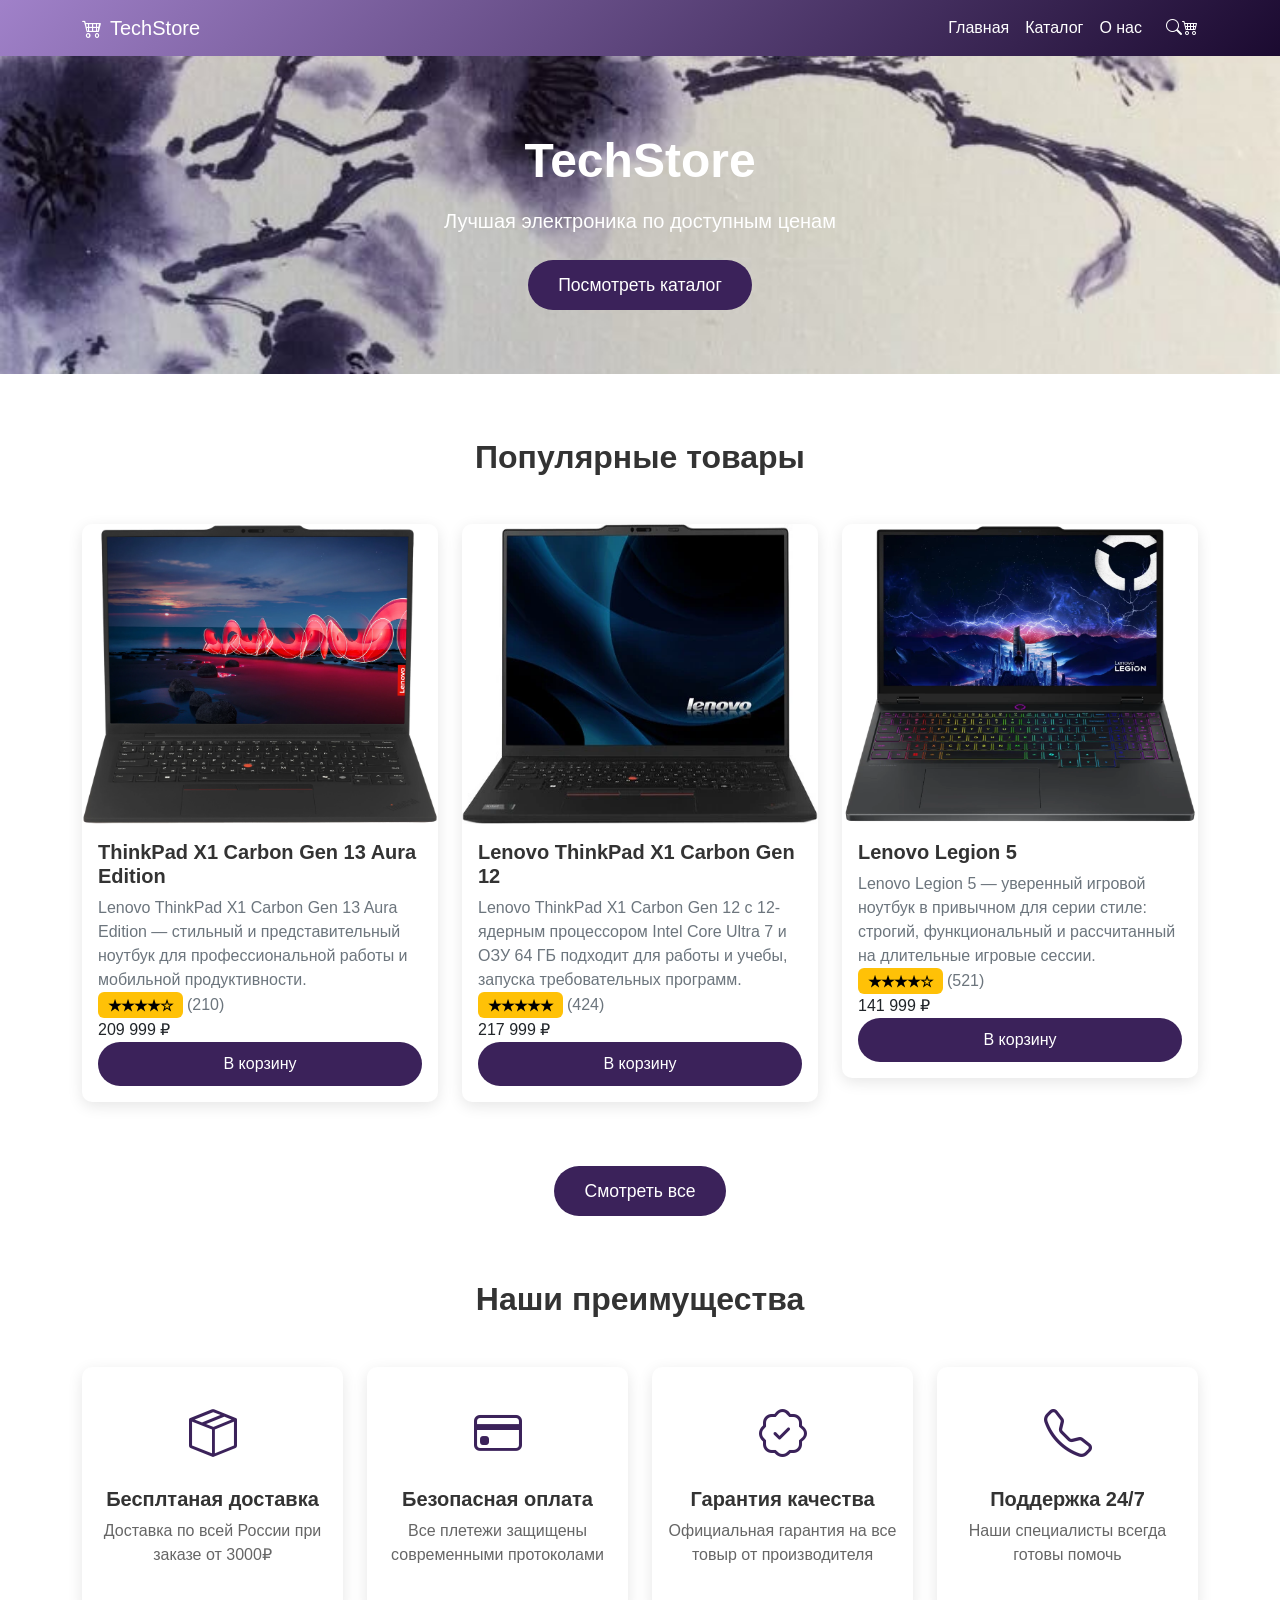
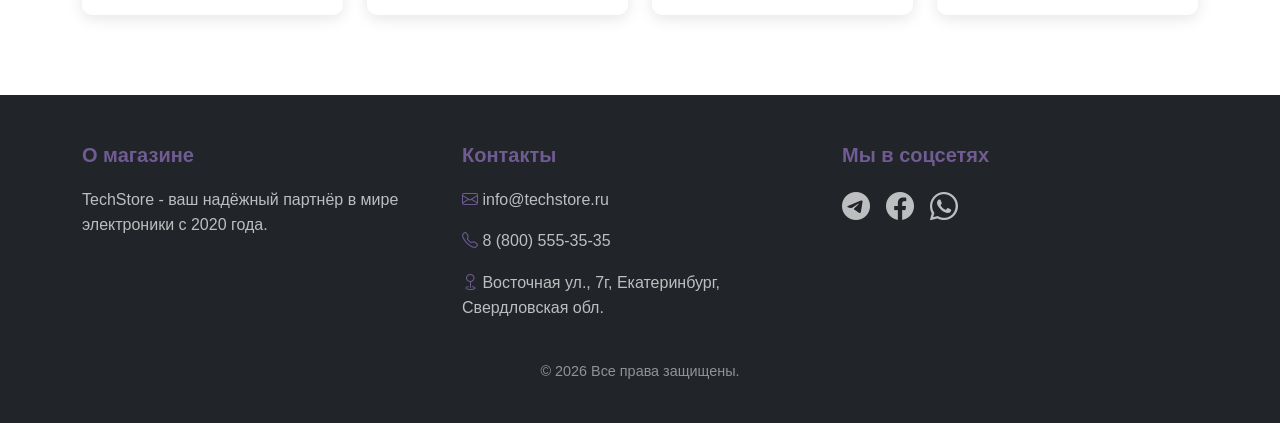
<file: index.html>
<!DOCTYPE html>
<html lang="ru">
<head>
    <meta charset="UTF-8">
    <meta name="viewport" content="width=device-width, initial-scale=1.0">
    <title>TechStore - Главная</title>
    <!-- Bootstrap CSS -->
    <link rel="stylesheet" href="https://cdn.jsdelivr.net/npm/bootstrap-icons@1.11.3/font/bootstrap-icons.min.css" />
    
    <link
    href="https://cdn.jsdelivr.net/npm/bootstrap@5.3.8/dist/css/bootstrap.min.css"
    rel="stylesheet"
    integrity="sha384-sRIl4kxILFvY47J16cr9ZwB07vP4J8+LH7qKQnuqkuIAvNWLzeN8tE5YBujZqJLB"
    crossorigin="anonymous"
    />

    <!-- Custom CSS -->
    <link rel="stylesheet" href="css/style.css"/>
</head>
<body>
    <!--- Навигация --->
    <nav class="navbar navbar-expand-lg bg-custom">
        <div class="container">
            <a class="navbar-brand" href="index.html">
                <i class="bi bi-cart4 me-2"></i>TechStore
            </a>
            <button class="navbar-toggler" type="button" data-bs-toggle="collapse" data-bs-target="#navbarNav">
                <span class="navbar-toggler-icon"></span>
            </button>
            <div class="collapse navbar-collapse" id="navbarNav">
                <ul class="navbar-nav ms-auto">
                    <li class="nav-item"><a class="nav-link" href="index.html">Главная</a></li>
                    <li class="nav-item"><a class="nav-link" href="catalog.html">Каталог</a></li>
                    <li class="nav-item"><a class="nav-link" href="about.html">О нас</a></li>
                </ul>
                <div class="d-flex ms-3">
                    <a href="#" class="nav-link"><i class="bi bi-search"></i></a>
                    <a href="#" class="nav-link"><i class="bi bi-cart4"></i></a>
                </div>
            </div>
        </div>
    </nav>

    <!--- Заголовок --->
    <section id="home" class="hero-section">
        <div class="container hero-content">
            <h1 class="hero-title">TechStore</h1>
            <p class="hero-text">Лучшая электроника по доступным ценам</p>
            <a href="catalog.html" class="btn-custom">Посмотреть каталог</a>
        </div>
    </section>

    <!--- Популярные товары --->
    <section class="popular-product">
        <div class="container">
            <h2 class="section-title">Популярные товары</h2>
            <div class="row">
                <!--- Товар 1 --->
                <div class="col-sm-6 col-lg-4">
                    <div class="product-card">
                        <img src="/img/products/product1.png" class="product-img" alt="Ноутбук">
                        <div class="product-card-body">
                            <h5 class="product-card-title">ThinkPad X1 Carbon Gen 13 Aura Edition</h5>
                            <p class="product-card-text">Lenovo ThinkPad X1 Carbon Gen 13 Aura Edition — стильный и представительный ноутбук 
                                для профессиональной работы и мобильной продуктивности.</p>
                            <span class="badge text-bg-warning">★★★★☆</span>
                            <span class="rating-count">(210)</span>
                            <div class="product-card-price">209 999 ₽</div>
                            <button class="btn-cart">
                                В корзину
                            </button>
                        </div>
                    </div>
                </div>
                <!--- Товар 2 --->
                <div class="col-sm-6 col-lg-4">
                    <div class="product-card">
                        <img src="/img/products/product2.png" class="product-img" alt="Ноутбук">
                        <div class="product-card-body">
                            <h5 class="product-card-title">Lenovo ThinkPad X1 Carbon Gen 12</h5>
                            <p class="product-card-text">Lenovo ThinkPad X1 Carbon Gen 12 с 12-ядерным процессором Intel Core Ultra 7 и ОЗУ 64 ГБ 
                                подходит для работы и учебы, запуска требовательных программ.</p>
                                <span class="badge text-bg-warning">★★★★★</span> 
                                <span class="rating-count">(424)</span>
                            <div class="product-card-price">217 999 ₽</div>
                            <button class="btn-cart">
                                В корзину
                            </button>
                        </div>
                    </div>
                </div>
                <!--- Товар 3 --->
                <div class="col-sm-6 col-lg-4">
                    <div class="product-card">
                        <img src="/img/products/product3.png" class="product-img" alt="Ноутбук">
                        <div class="product-card-body">
                            <h5 class="product-card-title">Lenovo Legion 5</h5>
                            <p class="product-card-text">Lenovo Legion 5 — уверенный игровой ноутбук в привычном для серии стиле: 
                                строгий, функциональный и рассчитанный на длительные игровые сессии.</p>
                                <span class="badge text-bg-warning">★★★★☆</span> 
                                <span class="rating-count">(521)</span>
                            <div class="product-card-price">141 999 ₽</div>
                            <button class="btn-cart">
                                В корзину
                            </button>
                        </div>
                    </div>
                </div>
            
                <div class="text-center mt-5">
                    <a href="catalog.html" class="btn-custom">Смотреть все</a>
                </div>
        </div>
    </section>

    <!--- Наши преимущества --->
    <section class="benefit">
        <div class="container">
            <h2 class="section-title">Наши преимущества</h2>
            <div class="row g-4">
                <div class="col-md-6 col-lg-3">
                    <div class="benefit-card">
                        <i class="bi bi-box-seam benefit-icon"></i>
                        <h5 class="benefit-title">Бесплтаная доставка</h5>
                        <p class="benefit-text">Доставка по всей России при заказе от 3000₽</p>
                    </div>
                </div>
                <div class="col-md-6 col-lg-3">
                    <div class="benefit-card">
                        <i class="bi bi-credit-card benefit-icon"></i>
                        <h5 class="benefit-title">Безопасная оплата</h5>
                        <p class="benefit-text">Все плетежи защищены современными протоколами</p>
                    </div>
                </div>
                <div class="col-md-6 col-lg-3">
                    <div class="benefit-card">
                        <i class="bi bi-patch-check benefit-icon"></i>
                        <h5 class="benefit-title">Гарантия качества</h5>
                        <p class="benefit-text">Официальная гарантия на все товыр от производителя</p>
                    </div>
                </div>
                <div class="col-md-6 col-lg-3">
                    <div class="benefit-card">
                        <i class="bi bi-telephone benefit-icon"></i>
                        <h5 class="benefit-title">Поддержка 24/7</h5>
                        <p class="benefit-text">Наши специалисты всегда готовы помочь</p>
                    </div>
                </div>
            </div>
        </div>
    </section>

    <!--- Footer --->
    <footer class="footer">
        <div class="container">
            <div class="row footer-row">
                <div class="col-md-4 footer-col">
                    <h5 class="footer-title">О магазине</h5>
                    <p class="footer-text">TechStore - ваш надёжный партнёр в мире электроники с 2020 года.</p>
                </div>
                <div class="col-md-4 footer-col">
                    <h5 class="footer-title">Контакты</h5>
                    <p class="footer-text"><i class="bi bi-envelope"></i> info@techstore.ru</p>
                    <p class="footer-text"><i class="bi bi-telephone"></i> 8 (800) 555-35-35</p>
                    <p class="footer-text"><i class="bi bi-geo"></i> Восточная ул., 7г, Екатеринбург, Свердловская обл.</p>
                </div>
                <div class="col-md-4 footer-col">
                    <h5 class="footer-title">Мы в соцсетях</h5>
                    <div class="social-links">
                        <a href="#" class="social-link"><i class="bi bi-telegram"></i></a>
                        <a href="#" class="social-link"><i class="bi bi bi-facebook"></i></a>
                        <a href="#" class="social-link"><i class="bi bi-whatsapp"></i></a>
                    </div>
                </div>
                <p class="footer-copyright">&copy; 2026 Все права защищены.</p>
            </div>
        </div>
    </footer>
    <script src="https://cdn.jsdelivr.net/npm/bootstrap@5.3.2/dist/js/bootstrap.bundle.min.js"></script>
</body>
</html>
</file>
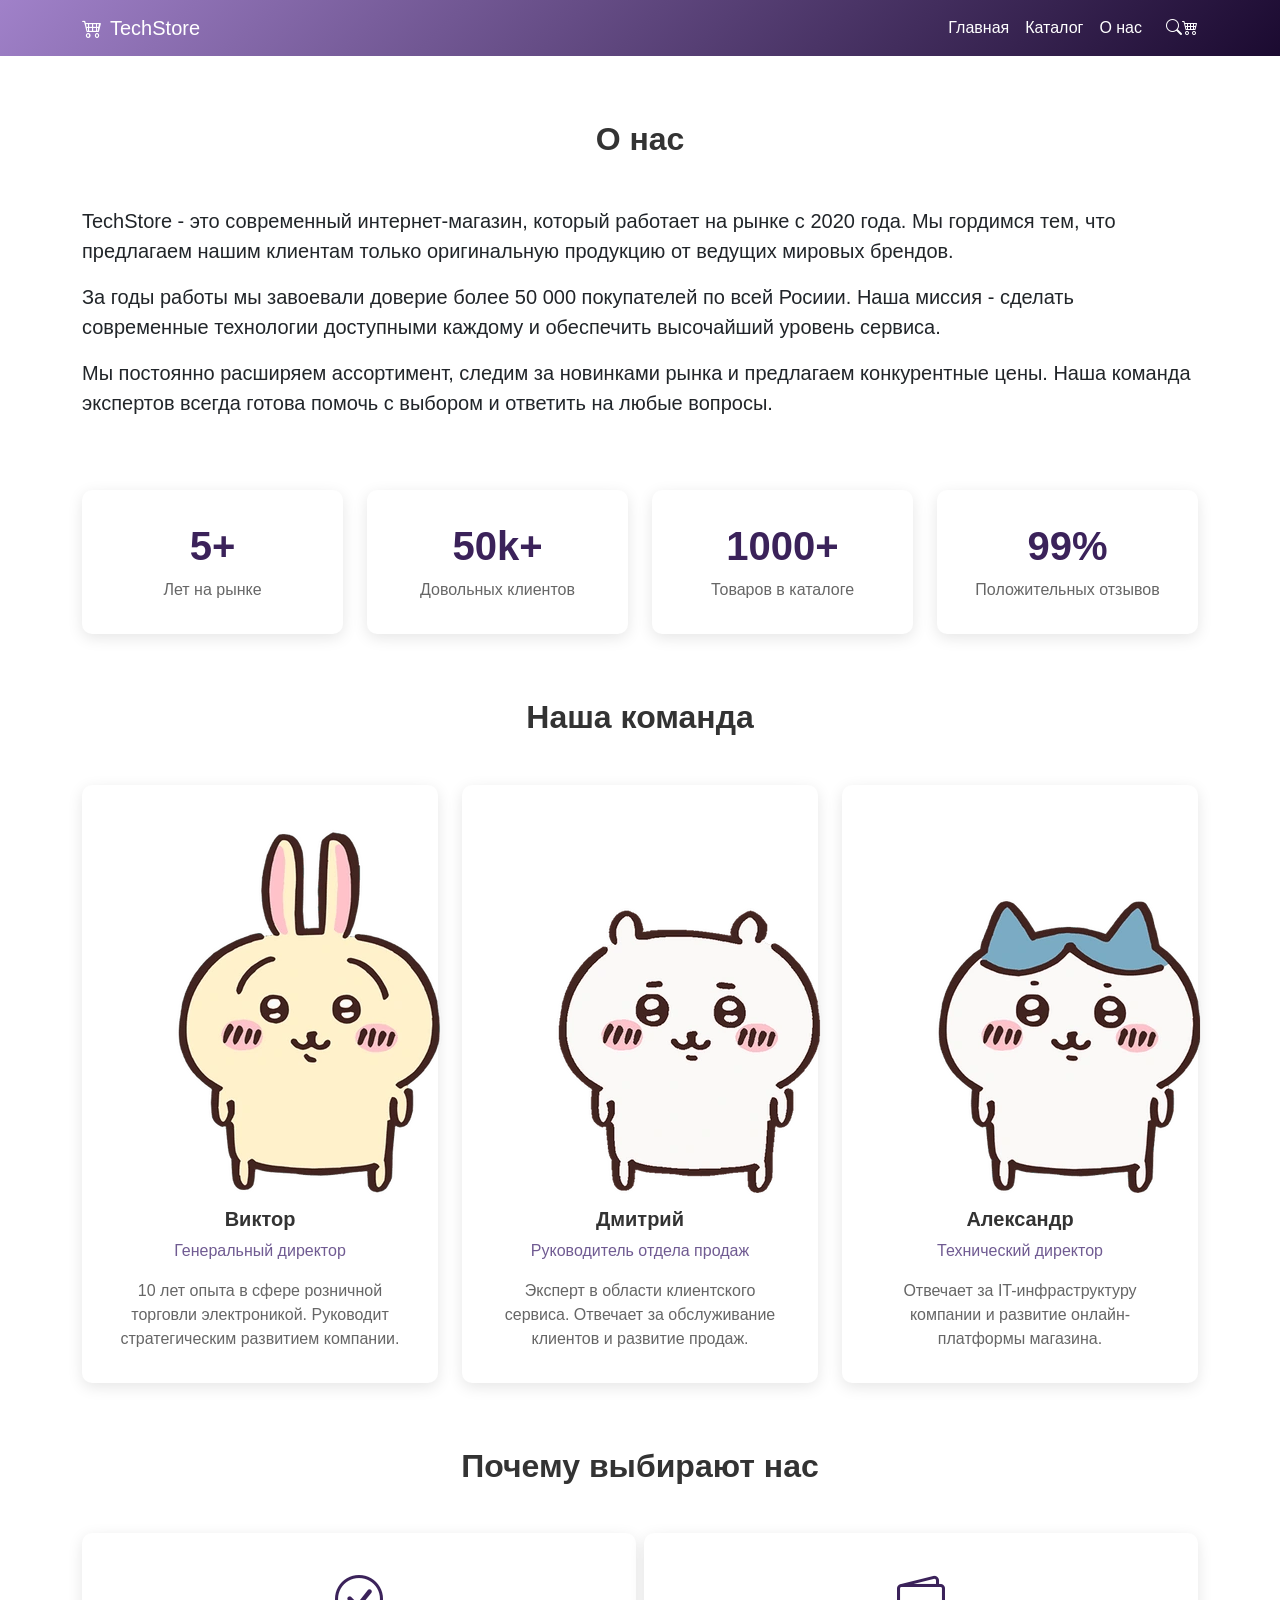
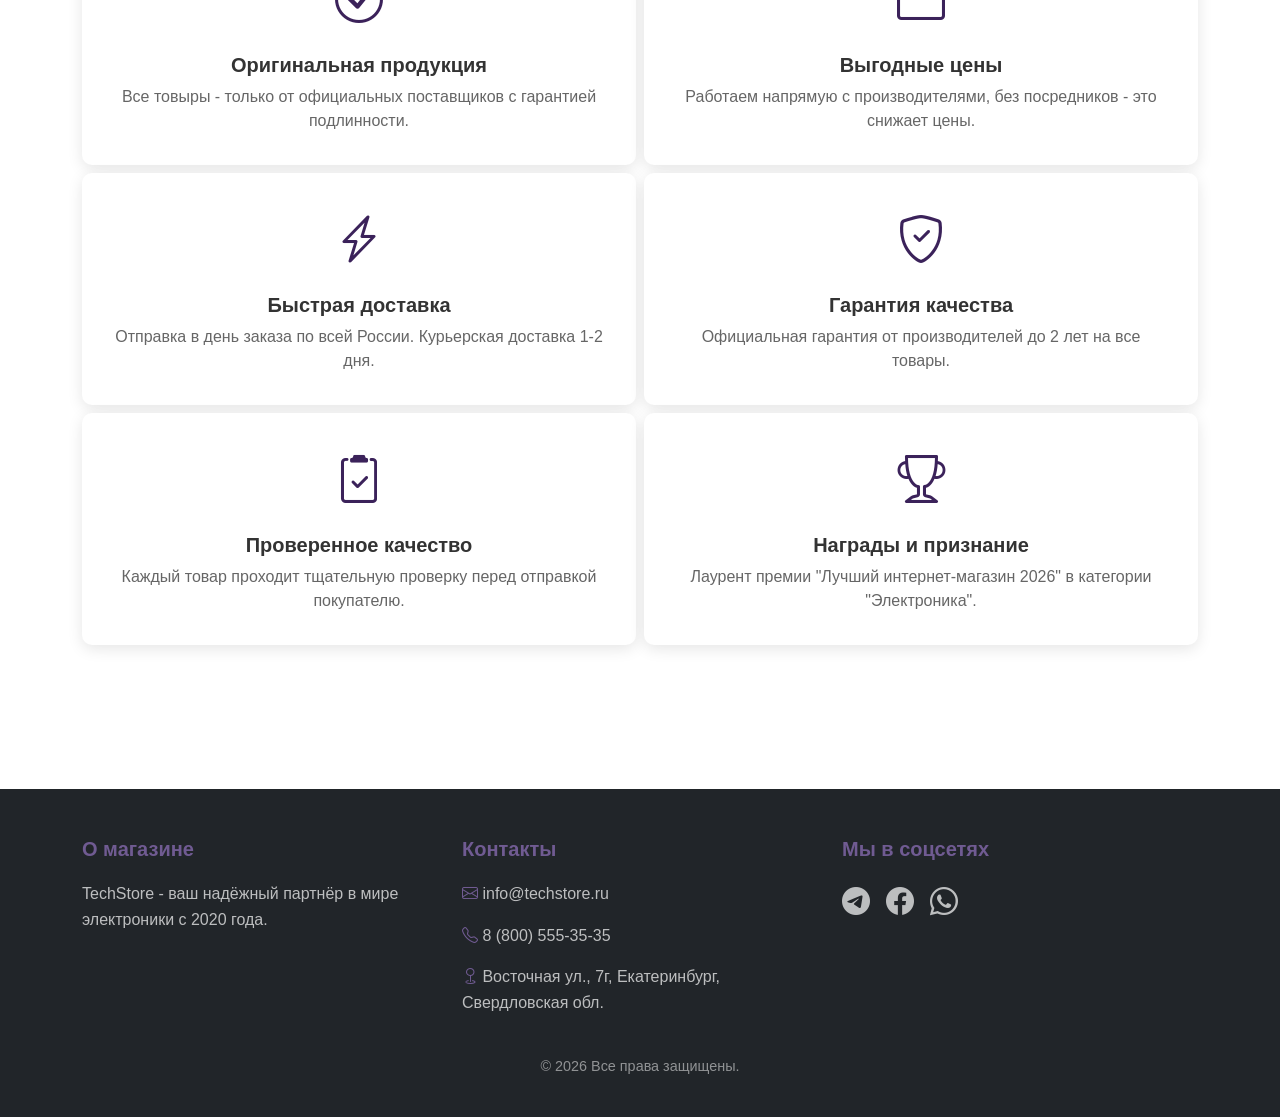
<file: about.html>
<!DOCTYPE html>
<html lang="ru">
<head>
    <meta charset="UTF-8">
    <meta name="viewport" content="width=device-width, initial-scale=1.0">
    <title>TechStore - О нас</title>
    <!-- Bootstrap CSS -->
    <link rel="stylesheet" href="https://cdn.jsdelivr.net/npm/bootstrap-icons@1.11.3/font/bootstrap-icons.min.css" />
    
    <link
    href="https://cdn.jsdelivr.net/npm/bootstrap@5.3.8/dist/css/bootstrap.min.css"
    rel="stylesheet"
    integrity="sha384-sRIl4kxILFvY47J16cr9ZwB07vP4J8+LH7qKQnuqkuIAvNWLzeN8tE5YBujZqJLB"
    crossorigin="anonymous"
    />

    <!-- Custom CSS -->
    <link rel="stylesheet" href="css/style.css"/>
</head>
<body>
    <!--- Навигация --->
    <nav class="navbar navbar-expand-lg bg-custom">
        <div class="container">
            <a class="navbar-brand" href="index.html">
                <i class="bi bi-cart4 me-2"></i>TechStore
            </a>
            <button class="navbar-toggler" type="button" data-bs-toggle="collapse" data-bs-target="#navbarNav">
                <span class="navbar-toggler-icon"></span>
            </button>
            <div class="collapse navbar-collapse" id="navbarNav">
                <ul class="navbar-nav ms-auto">
                    <li class="nav-item"><a class="nav-link" href="index.html">Главная</a></li>
                    <li class="nav-item"><a class="nav-link" href="catalog.html">Каталог</a></li>
                    <li class="nav-item"><a class="nav-link" href="about.html">О нас</a></li>
                </ul>
                <div class="d-flex ms-3">
                    <a href="#" class="nav-link"><i class="bi bi-search"></i></a>
                    <a href="#" class="nav-link"><i class="bi bi-cart4"></i></a>
                </div>
            </div>
        </div>
    </nav>

    <!--- О нас --->
    <section class="achievement-section">
        <div class="container">
            <h2 class="section-title">О нас</h2>
            <p class="lead">
                <strong>TechStore</strong> - это современный интернет-магазин, который работает на рынке с 2020 года. Мы гордимся тем,
                что предлагаем нашим клиентам только оригинальную продукцию от ведущих мировых брендов.
            </p>
            <p class="lead">
                За годы работы мы завоевали доверие более <strong>50 000 покупателей</strong> по всей Росиии. Наша миссия - сделать современные технологии
                доступными каждому и обеспечить высочайший уровень сервиса.
            </p>
            <p class="lead">
                Мы постоянно расширяем ассортимент, следим за новинками рынка и предлагаем конкурентные цены. Наша команда экспертов всегда готова помочь
                с выбором и ответить на любые вопросы. 
            </p>

            <div class="row g-4 mt-5">
                <div class="col-md-6 col-lg-3">
                    <div class="achievement-card">
                        <h2 class="achievement-number">5+</h2>
                        <p class="achievement-text">Лет на рынке</p>
                    </div>
                </div>

                <div class="col-md-6 col-lg-3">
                    <div class="achievement-card">
                        <h2 class="achievement-number">50k+</h2>
                        <p class="achievement-text">Довольных клиентов</p>
                    </div>
                </div>

                <div class="col-md-6 col-lg-3">
                    <div class="achievement-card">
                        <h2 class="achievement-number">1000+</h2>
                        <p class="achievement-text">Товаров в каталоге</p>
                    </div>
                </div>

                <div class="col-md-6 col-lg-3">
                    <div class="achievement-card">
                        <h2 class="achievement-number">99%</h2>
                        <p class="achievement-text">Положительных отзывов</p>
                    </div>
                </div>
            </div>
        </div>
    </section>

    <!--- Наша команда --->
    <section class="team-section">
        <div class="container">
            <h2 class="section-title">Наша команда</h2>

            <div class="row g-4">
                <!--- Работник 1 --->
                <div class="col-md-6 col-lg-4">
                    <div class="team-card">
                        <img src="/img/about/worker1.png" class="team-img" alt="Виктор">
                        <h5 class="team-name">Виктор</h5>
                        <p class="team-position">Генеральный директор</p>
                        <p class="team-text">10 лет опыта в сфере розничной торговли электроникой. Руководит стратегическим развитием компании.</p>
                    </div>
                </div>

                <!--- Работник 2 --->
                <div class="col-md-6 col-lg-4">
                    <div class="team-card">
                        <img src="/img/about/worker2.png" class="team-img" alt="Дмитрий">
                        <h5 class="team-name">Дмитрий</h5>
                        <p class="team-position">Руководитель отдела продаж</p>
                        <p class="team-text">Эксперт в области клиентского сервиса. Отвечает за обслуживание клиентов и развитие продаж.</p>
                    </div>
                </div>

                <!--- Работник 3 --->
                <div class="col-md-6 col-lg-4">
                    <div class="team-card">
                        <img src="/img/about/worker3.png" class="team-img" alt="Виталий">
                        <h5 class="team-name">Александр</h5>
                        <p class="team-position">Технический директор</p>
                        <p class="team-text">Отвечает за IT-инфраструктуру компании и развитие онлайн-платформы магазина.</p>
                    </div>
                </div>
            </div>
        </div>
    </section>

    <!--- Почему выбирают нас --->
    <section class="choice-section">
        <div class="container">
            <h2 class="section-title">Почему выбирают нас</h2>
            <div class="row g-2">

                <!--- Преимущество 1 --->
                <div class="col-md-6 col-lg-6">
                    <div class="advantage-card">
                        <div class="advantage-icon">
                            <i class="bi bi-check-circle"></i>
                        </div>
                        <div class="advantage-content">
                            <h5 class="advantage-title">Оригинальная продукция</h5>
                            <p class="advantage-text">Все товыры - только от официальных поставщиков с гарантией подлинности.</p>
                        </div>
                    </div>
                </div>

                <!--- Преимущество 2 --->
                <div class="col-md-6 col-lg-6">
                    <div class="advantage-card">
                        <div class="advantage-icon">
                            <i class="bi bi-wallet2"></i>
                        </div>
                        <div class="advantage-content">
                            <h5 class="advantage-title">Выгодные цены</h5>
                            <p class="advantage-text">Работаем напрямую с производителями, без посредников - это снижает цены.</p>
                        </div>
                    </div>
                </div>

                <!--- Преимущество 3 --->
                <div class="col-md-6 col-lg-6">
                    <div class="advantage-card">
                        <div class="advantage-icon">
                            <i class="bi bi-lightning-charge"></i>
                        </div>
                        <div class="advantage-content">
                            <h5 class="advantage-title">Быстрая доставка</h5>
                            <p class="advantage-text">Отправка в день заказа по всей России. Курьерская доставка 1-2 дня.</p>
                        </div>
                    </div>
                </div>

                <!--- Преимущество 4 --->
                <div class="col-md-6 col-lg-6">
                    <div class="advantage-card">
                        <div class="advantage-icon">
                            <i class="bi bi-shield-check"></i>
                        </div>
                        <div class="advantage-content">
                            <h5 class="advantage-title">Гарантия качества</h5>
                            <p class="advantage-text">Официальная гарантия от производителей до 2 лет на все товары.</p>
                        </div>
                    </div>
                </div>

                <!--- Преимущество 5 --->
                <div class="col-md-6 col-lg-6">
                    <div class="advantage-card">
                        <div class="advantage-icon">
                            <i class="bi bi-clipboard2-check"></i>
                        </div>
                        <div class="advantage-content">
                            <h5 class="advantage-title">Проверенное качество</h5>
                            <p class="advantage-text">Каждый товар проходит тщательную проверку перед отправкой покупателю.</p>
                        </div>
                    </div>
                </div>

                <!--- Преимущество 6 --->
                <div class="col-md-6 col-lg-6">
                    <div class="advantage-card">
                        <div class="advantage-icon">
                            <i class="bi bi-trophy"></i>
                        </div>
                        <div class="advantage-content">
                            <h5 class="advantage-title">Награды и признание</h5>
                            <p class="advantage-text">Лаурент премии "Лучший интернет-магазин 2026" в категории "Электроника".</p>
                        </div>
                    </div>
                </div>
            </div>
        </div>
    </section>

    <!--- Footer --->
    <footer class="footer">
        <div class="container">
            <div class="row footer-row">
                <div class="col-md-4 footer-col">
                    <h5 class="footer-title">О магазине</h5>
                    <p class="footer-text">TechStore - ваш надёжный партнёр в мире электроники с 2020 года.</p>
                </div>
                <div class="col-md-4 footer-col">
                    <h5 class="footer-title">Контакты</h5>
                    <p class="footer-text"><i class="bi bi-envelope"></i> info@techstore.ru</p>
                    <p class="footer-text"><i class="bi bi-telephone"></i> 8 (800) 555-35-35</p>
                    <p class="footer-text"><i class="bi bi-geo"></i> Восточная ул., 7г, Екатеринбург, Свердловская обл.</p>
                </div>
                <div class="col-md-4 footer-col">
                    <h5 class="footer-title">Мы в соцсетях</h5>
                    <div class="social-links">
                        <a href="#" class="social-link"><i class="bi bi-telegram"></i></a>
                        <a href="#" class="social-link"><i class="bi bi bi-facebook"></i></a>
                        <a href="#" class="social-link"><i class="bi bi-whatsapp"></i></a>
                    </div>
                </div>
                <p class="footer-copyright">&copy; 2026 Все права защищены.</p>
            </div>
        </div>
    </footer>
    <script src="https://cdn.jsdelivr.net/npm/bootstrap@5.3.2/dist/js/bootstrap.bundle.min.js"></script>
</body>
</html>
</file>
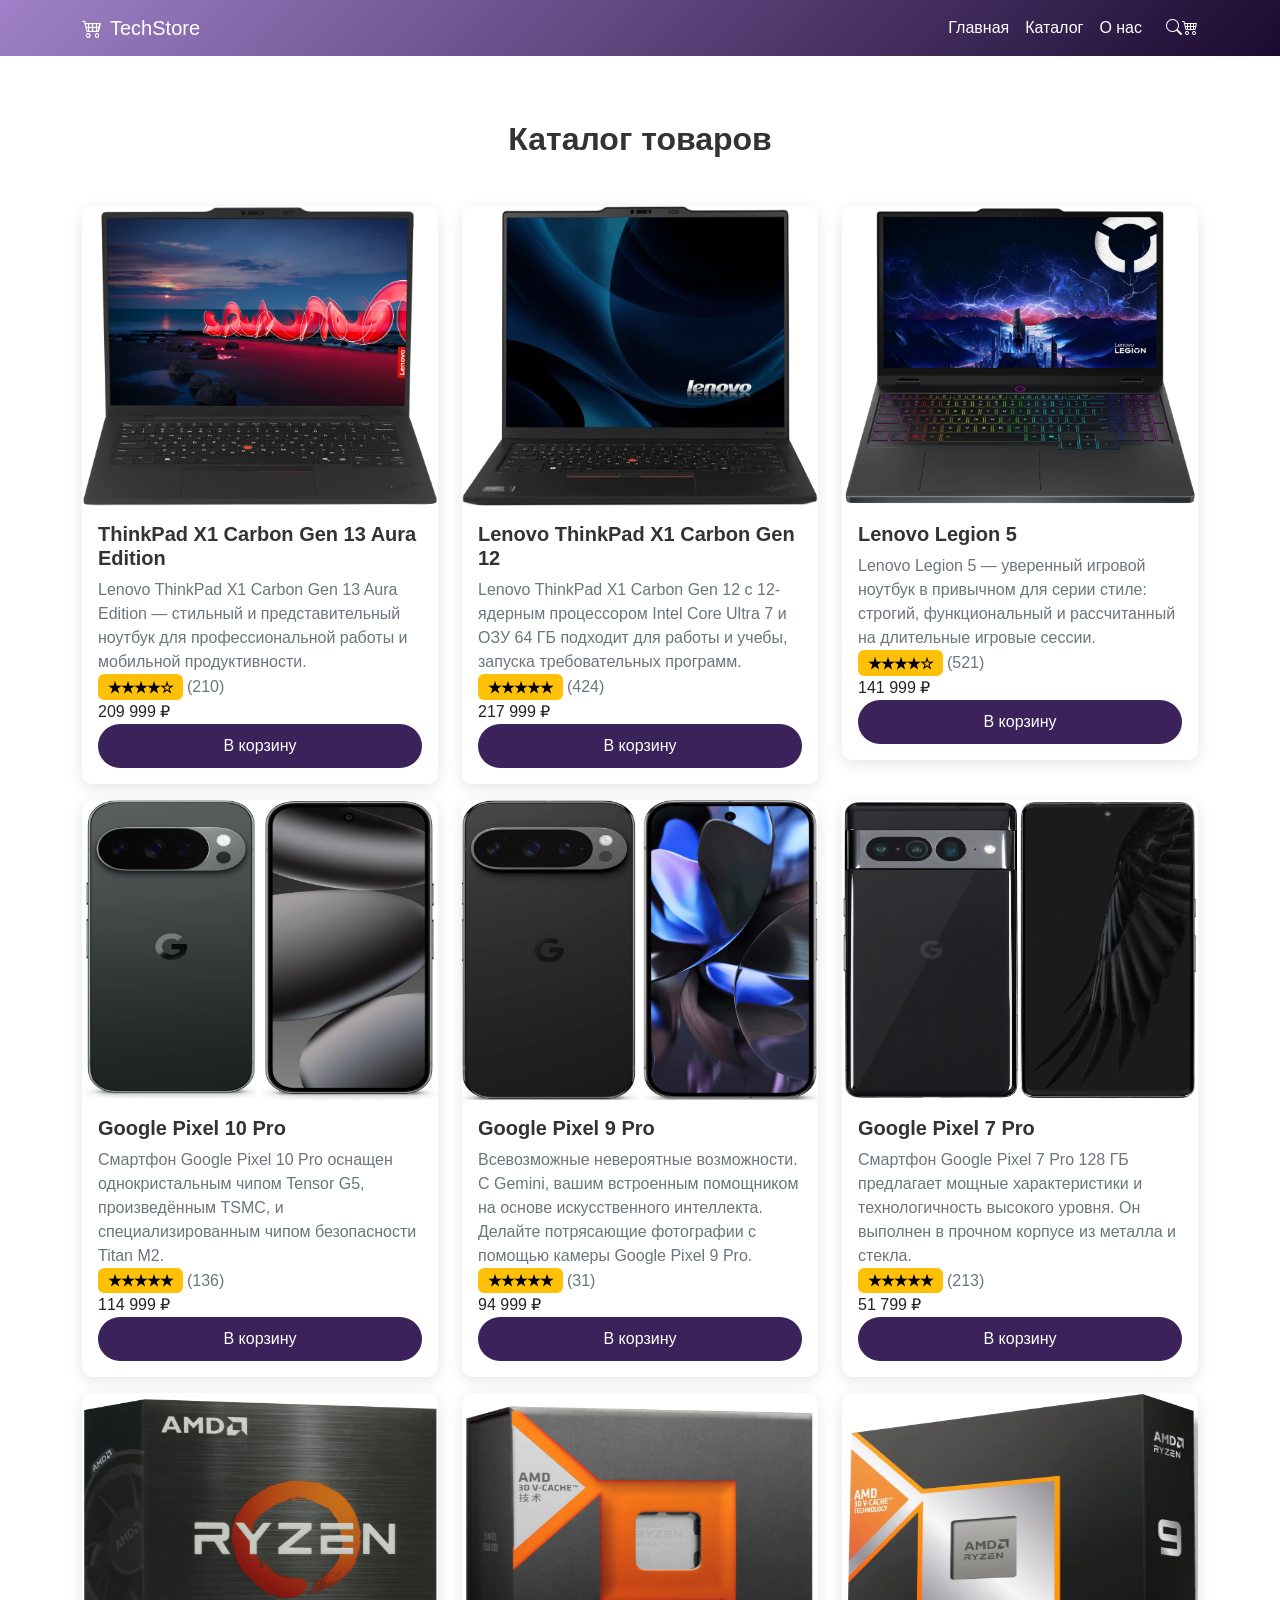
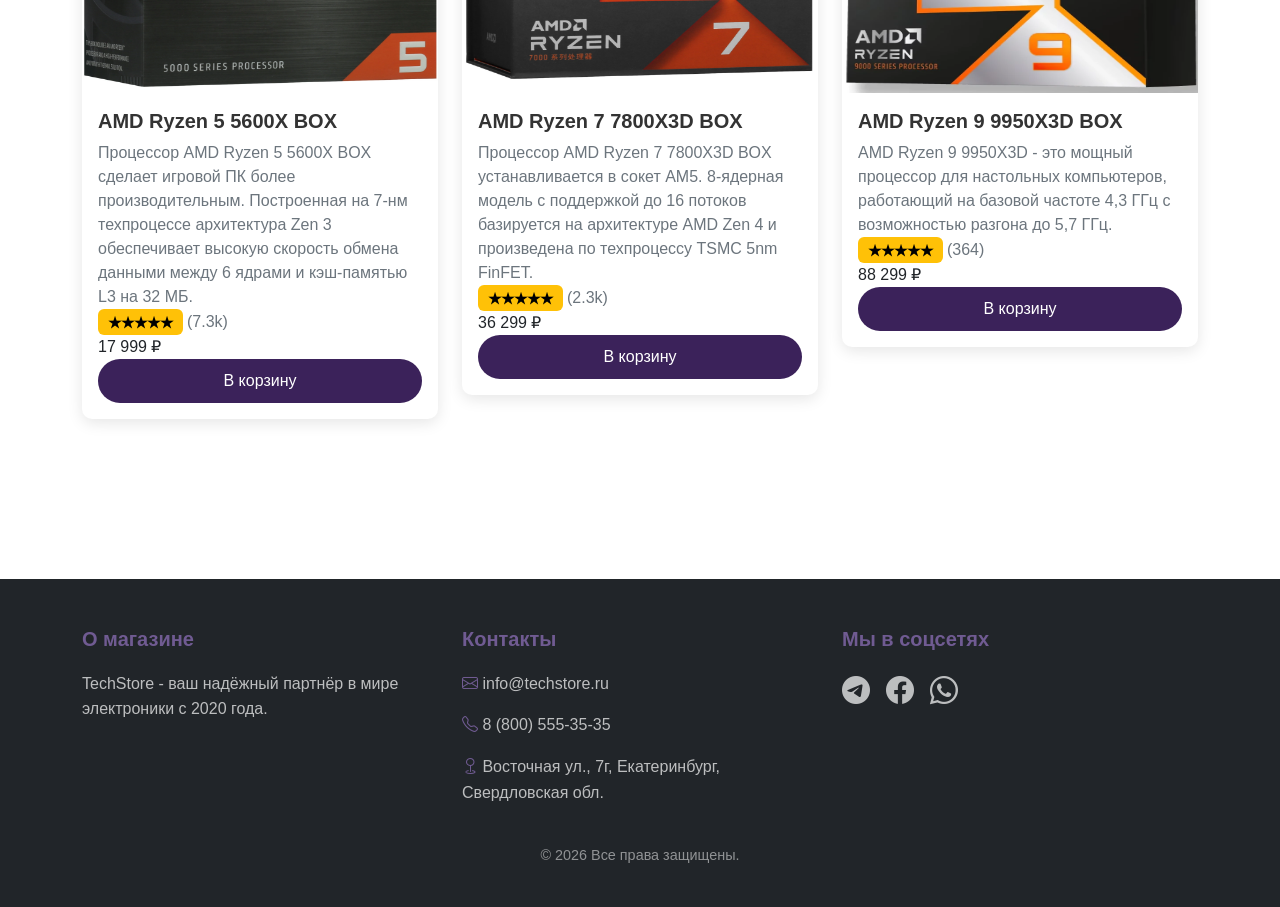
<file: catalog.html>
<!DOCTYPE html>
<html lang="ru">
<head>
    <meta charset="UTF-8">
    <meta name="viewport" content="width=device-width, initial-scale=1.0">
    <title>TechStore - Каталог</title>
    <!-- Bootstrap CSS -->
    <link rel="stylesheet" href="https://cdn.jsdelivr.net/npm/bootstrap-icons@1.11.3/font/bootstrap-icons.min.css" />
    
    <link
    href="https://cdn.jsdelivr.net/npm/bootstrap@5.3.8/dist/css/bootstrap.min.css"
    rel="stylesheet"
    integrity="sha384-sRIl4kxILFvY47J16cr9ZwB07vP4J8+LH7qKQnuqkuIAvNWLzeN8tE5YBujZqJLB"
    crossorigin="anonymous"
    />

    <!-- Custom CSS -->
    <link rel="stylesheet" href="css/style.css"/>
</head>
<body>
    <!--- Навигация --->
    <nav class="navbar navbar-expand-lg bg-custom">
        <div class="container">
            <a class="navbar-brand" href="index.html">
                <i class="bi bi-cart4 me-2"></i>TechStore
            </a>
            <button class="navbar-toggler" type="button" data-bs-toggle="collapse" data-bs-target="#navbarNav">
                <span class="navbar-toggler-icon"></span>
            </button>
            <div class="collapse navbar-collapse" id="navbarNav">
                <ul class="navbar-nav ms-auto">
                    <li class="nav-item"><a class="nav-link" href="index.html">Главная</a></li>
                    <li class="nav-item"><a class="nav-link" href="catalog.html">Каталог</a></li>
                    <li class="nav-item"><a class="nav-link" href="about.html">О нас</a></li>
                </ul>
                <div class="d-flex ms-3">
                    <a href="#" class="nav-link"><i class="bi bi-search"></i></a>
                    <a href="#" class="nav-link"><i class="bi bi-cart4"></i></a>
                </div>
            </div>
        </div>
    </nav>

    <!--- Популярные товары --->
    <section class="popular-product">
        <div class="container">
            <h2 class="section-title">Каталог товаров</h2>
            <div class="row">
                <!--- Товар 1 --->
                <div class="col-sm-6 col-lg-4">
                    <div class="product-card">
                        <img src="/img/products/product1.png" class="product-img" alt="Ноутбук">
                        <div class="product-card-body">
                            <h5 class="product-card-title">ThinkPad X1 Carbon Gen 13 Aura Edition</h5>
                            <p class="product-card-text">Lenovo ThinkPad X1 Carbon Gen 13 Aura Edition — стильный и представительный ноутбук 
                                для профессиональной работы и мобильной продуктивности.</p>
                            <span class="badge text-bg-warning">★★★★☆</span>
                            <span class="rating-count">(210)</span>
                            <div class="product-card-price">209 999 ₽</div>
                            <button class="btn-cart">
                                В корзину
                            </button>
                        </div>
                    </div>
                </div>
                <!--- Товар 2 --->
                <div class="col-sm-6 col-lg-4">
                    <div class="product-card">
                        <img src="/img/products/product2.png" class="product-img" alt="Ноутбук">
                        <div class="product-card-body">
                            <h5 class="product-card-title">Lenovo ThinkPad X1 Carbon Gen 12</h5>
                            <p class="product-card-text">Lenovo ThinkPad X1 Carbon Gen 12 с 12-ядерным процессором Intel Core Ultra 7 и ОЗУ 64 ГБ 
                                подходит для работы и учебы, запуска требовательных программ.</p>
                                <span class="badge text-bg-warning">★★★★★</span> 
                                <span class="rating-count">(424)</span>
                            <div class="product-card-price">217 999 ₽</div>
                            <button class="btn-cart">
                                В корзину
                            </button>
                        </div>
                    </div>
                </div>
                <!--- Товар 3 --->
                <div class="col-sm-6 col-lg-4">
                    <div class="product-card">
                        <img src="/img/products/product3.png" class="product-img" alt="Ноутбук">
                        <div class="product-card-body">
                            <h5 class="product-card-title">Lenovo Legion 5</h5>
                            <p class="product-card-text">Lenovo Legion 5 — уверенный игровой ноутбук в привычном для серии стиле: 
                                строгий, функциональный и рассчитанный на длительные игровые сессии.</p>
                                <span class="badge text-bg-warning">★★★★☆</span> 
                                <span class="rating-count">(521)</span>
                            <div class="product-card-price">141 999 ₽</div>
                            <button class="btn-cart">
                                В корзину
                            </button>
                        </div>
                    </div>
                </div>
                <!--- Товар 4 --->
                <div class="col-sm-6 col-lg-4">
                    <div class="product-card">
                        <img src="/img/products/product4.png" class="product-img" alt="Телефон">
                        <div class="product-card-body">
                            <h5 class="product-card-title">Google Pixel 10 Pro</h5>
                            <p class="product-card-text">Смартфон Google Pixel 10 Pro оснащен однокристальным чипом Tensor G5, 
                                произведённым TSMC, и специализированным чипом безопасности Titan M2.</p>
                                <span class="badge text-bg-warning">★★★★★</span> 
                                <span class="rating-count">(136)</span>
                            <div class="product-card-price">114 999 ₽</div>
                            <button class="btn-cart">
                                В корзину
                            </button>
                        </div>
                    </div>
                </div>
                <!--- Товар 5 --->
                <div class="col-sm-6 col-lg-4">
                    <div class="product-card">
                        <img src="/img/products/product5.png" class="product-img" alt="Телефон">
                        <div class="product-card-body">
                            <h5 class="product-card-title">Google Pixel 9 Pro</h5>
                            <p class="product-card-text">Всевозможные невероятные возможности. С Gemini, вашим встроенным помощником 
                                на основе искусственного интеллекта. Делайте потрясающие фотографии с помощью камеры Google Pixel 9 Pro.</p>
                                <span class="badge text-bg-warning">★★★★★</span> 
                                <span class="rating-count">(31)</span>
                            <div class="product-card-price">94 999 ₽</div>
                            <button class="btn-cart">
                                В корзину
                            </button>
                        </div>
                    </div>
                </div>
                <!--- Товар 6 --->
                <div class="col-sm-6 col-lg-4">
                    <div class="product-card">
                        <img src="/img/products/product6.png" class="product-img" alt="Ноутбук">
                        <div class="product-card-body">
                            <h5 class="product-card-title">Google Pixel 7 Pro</h5>
                            <p class="product-card-text">Смартфон Google Pixel 7 Pro 128 ГБ предлагает мощные характеристики 
                                и технологичность высокого уровня. Он выполнен в прочном корпусе из металла и стекла.</p>
                                <span class="badge text-bg-warning">★★★★★</span> 
                                <span class="rating-count">(213)</span>
                            <div class="product-card-price">51 799 ₽</div>
                            <button class="btn-cart">
                                В корзину
                            </button>
                        </div>
                    </div>
                </div>
                <!--- Товар 7 --->
                <div class="col-sm-6 col-lg-4">
                    <div class="product-card">
                        <img src="/img/products/product7.png" class="product-img" alt="Ноутбук">
                        <div class="product-card-body">
                            <h5 class="product-card-title">AMD Ryzen 5 5600X BOX</h5>
                            <p class="product-card-text">Процессор AMD Ryzen 5 5600X BOX сделает игровой ПК более производительным. Построенная на 7-нм техпроцессе
                                 архитектура Zen 3 обеспечивает высокую скорость обмена данными между 6 ядрами и кэш-памятью L3 на 32 МБ.</p>
                                <span class="badge text-bg-warning">★★★★★</span> 
                                <span class="rating-count">(7.3k)</span>
                            <div class="product-card-price">17 999 ₽</div>
                            <button class="btn-cart">
                                В корзину
                            </button>
                        </div>
                    </div>
                </div>
                <!--- Товар 8 --->
                <div class="col-sm-6 col-lg-4">
                    <div class="product-card">
                        <img src="/img/products/product8.png" class="product-img" alt="Ноутбук">
                        <div class="product-card-body">
                            <h5 class="product-card-title">AMD Ryzen 7 7800X3D BOX</h5>
                            <p class="product-card-text">Процессор AMD Ryzen 7 7800X3D BOX устанавливается в сокет AM5. 8-ядерная модель с 
                                поддержкой до 16 потоков базируется на архитектуре AMD Zen 4 и произведена по техпроцессу TSMC 5nm FinFET.</p>
                                <span class="badge text-bg-warning">★★★★★</span> 
                                <span class="rating-count">(2.3k)</span>
                            <div class="product-card-price">36 299 ₽</div>
                            <button class="btn-cart">
                                В корзину
                            </button>
                        </div>
                    </div>
                </div>
                <!--- Товар 9 --->
                <div class="col-sm-6 col-lg-4">
                    <div class="product-card">
                        <img src="/img/products/product9.png" class="product-img" alt="Ноутбук">
                        <div class="product-card-body">
                            <h5 class="product-card-title">AMD Ryzen 9 9950X3D BOX</h5>
                            <p class="product-card-text">AMD Ryzen 9 9950X3D - это мощный процессор для настольных компьютеров, 
                                работающий на базовой частоте 4,3 ГГц с возможностью разгона до 5,7 ГГц.</p>
                                <span class="badge text-bg-warning">★★★★★</span> 
                                <span class="rating-count">(364)</span>
                            <div class="product-card-price">88 299 ₽</div>
                            <button class="btn-cart">
                                В корзину
                            </button>
                        </div>
                    </div>
                </div>
            </div>
        </div> 
    </section>

    <!--- Footer --->
    <footer class="footer">
        <div class="container">
            <div class="row footer-row">
                <div class="col-md-4 footer-col">
                    <h5 class="footer-title">О магазине</h5>
                    <p class="footer-text">TechStore - ваш надёжный партнёр в мире электроники с 2020 года.</p>
                </div>
                <div class="col-md-4 footer-col">
                    <h5 class="footer-title">Контакты</h5>
                    <p class="footer-text"><i class="bi bi-envelope"></i> info@techstore.ru</p>
                    <p class="footer-text"><i class="bi bi-telephone"></i> 8 (800) 555-35-35</p>
                    <p class="footer-text"><i class="bi bi-geo"></i> Восточная ул., 7г, Екатеринбург, Свердловская обл.</p>
                </div>
                <div class="col-md-4 footer-col">
                    <h5 class="footer-title">Мы в соцсетях</h5>
                    <div class="social-links">
                        <a href="#" class="social-link"><i class="bi bi-telegram"></i></a>
                        <a href="#" class="social-link"><i class="bi bi bi-facebook"></i></a>
                        <a href="#" class="social-link"><i class="bi bi-whatsapp"></i></a>
                    </div>
                </div>
                <p class="footer-copyright">&copy; 2026 Все права защищены.</p>
            </div>
        </div>
    </footer>
    <script src="https://cdn.jsdelivr.net/npm/bootstrap@5.3.2/dist/js/bootstrap.bundle.min.js"></script>
</body>
</html>
</file>
<file: css/style.css>
body {
    font-family: 'Segoe UI', Tahoma, Geneva, Verdana, sans-serif;
}

section {
    scroll-margin-top: 70px;
}

.bg-custom {
    /* background-color: #b385f0; */
    background: linear-gradient(135deg, #a081c9 0%, #1b0a30 100%);
}

.navbar-brand, .navbar-nav .nav-link, d-flex, .nav-link {
    color: white;
}

.navbar-nav .nav-link:hover,
.container .navbar-brand:hover,  
.d-flex .nav-link:hover{
    color: #8033fd;
}

.section-title {
    text-align: center;
    margin-bottom: 3rem;
    font-weight: bold;
    color: #333;
}

.hero-section {
    /* background: linear-gradient(135deg, #e485ec 0%, #471753 100%); */
    background: url(/img/background/background1.png);
    background-size: cover;
    background-position: center;
    background-repeat: no-repeat;
    min-height: 30vh;
    padding-top: 76px;
    padding-bottom: 4rem;
    display: flex;
    align-items: center;
    text-align: center;
    color: white;
}

.hero-title {
    font-size: 3rem;
    font-weight: bold;
    margin-bottom: 1rem;
}

.hero-text {
    font-size: 1.25rem;
    margin-bottom: 1.5rem;
}

.btn-custom {
    display: inline-block;
    background-color: rgb(59, 34, 90);
    color: white;
    padding: 12px 30px;
    border-radius: 30px;
    font-size: 1.1rem;
    font-weight: 500;
    text-decoration: none;
    transition: all 0.3 ease;
    border: none;
    cursor: pointer;
}

.btn-custom:hover {
    transform: translateY(-3px);
    box-shadow: 0 6px 20px rgba(0, 0, 0, 0.3);
    background-color: #705b92;
    
}

.popular-product {
    padding-top: 4rem;
    padding-bottom: 4rem;
}

.product-card {
    border: none;
    border-radius: 10px;
    overflow: hidden;
    box-shadow: 0 4px 15px rgba(0, 0, 0, 0.1);
    transition: transform 0.3s ease, box-shadow 0.3s ease;
    margin-bottom: 1rem;
    background: white;
}

.product-card:hover {
    transform: translateY(-10px);
    box-shadow: 0 10px 30px rgba(0, 0, 0, 0.2);
    cursor: pointer;
}

.product-img {
    width: 100%;
    height: 300px;
    display: block;
}

.product-card-body {
    padding: 1rem;
}

.product-card-title {
    margin-bottom: 0.5rem;
    font-weight: 600;
    color: #333;
}

.product-card-text {
    color: #6c757d;
    margin-bottom: 0;
}

.btn-cart {
    background-color: rgb(59, 34, 90);
    color: white;
    padding: 10px 20px;
    border-radius: 25px;
    border: none;
    cursor: pointer;
    width: 100%;
    margin-top: auto;
}

.btn-cart:hover {
    background-color: #705b92;
    transform: translateY(-2px);
    box-shadow: 0 4px 10px rgba(0, 0, 0, 0.2);
}

.badge {
    font-size: 15px;
}

.rating-count {
    color: #6c757d;
}

.benefit-card {
    text-align: center;
    padding: 2rem 1rem;
    background: white;
    border-radius: 10px;
    box-shadow: 0 4px 15px rgba(0, 0, 0, 0.1);
    height: 100%;
    transition: transform 0.3s ease
}

.benefit-card:hover {
    transform: scale(1.02);
}

.benefit-icon {
    font-size: 3rem;
    color: rgb(59, 34, 90);
    margin-bottom: 1rem;
    display: block;
}

.benefit-title {
    font-weight: 600;
    margin-bottom: 0.5rem;
    color: #333;
}

.benefit-text {
    color: #666;
}

.achievement-section {
    padding-top: 4rem;
    padding-bottom: 4rem;
}

.achievement-card {
    text-align: center;
    padding: 2rem 1rem;
    background: white;
    border-radius: 10px;
    box-shadow: 0 4px 15px rgba(0, 0, 0, 0.1);
    height: 100%;
    transition: transform 0.3 ease;
}

.achievement-card:hover {
    transform: scale(1.02);
}

.achievement-number {
    font-size: 2.5rem;
    font-weight: bold;
    color: rgb(59, 34, 90);
    margin-bottom: 0.5rem;
    line-height: 1.2;
}

.achievement-text {
    color: #666;
    font-size: 1rem;
    margin-bottom: 0;
}

.team-card {
    text-align: center;
    padding: 2rem;
    background: white;
    border-radius: 10px;
    box-shadow: 0 4px 15px rgba(0, 0, 0, 0.1);
    transition: transform 0.3 ease;
    height: 100%;
}

.team-card:hover {
    transform: translateY(-5px);
    box-shadow: 0 4px 15px rgba(0, 0, 0, 0.1);
}
.team-img {
    width: 200;
    height: 200;
}

.team-name {
    font-size: 1.25rem;
    font-weight: 600;
    margin-bottom: 0.5rem;
    color: #333;
}

.team-position {
    color: #705b92;
    font-size: 1rem;
    margin-bottom: 1rem;
}

.team-text {
    color: #666;
    font-size: 1rem;
    margin-bottom: 0;
}

.choice-section {
    padding-top: 4rem;
    padding-bottom: 4rem;
}

.advantage-card {
    text-align: center;
    padding: 2rem;
    background: white;
    border-radius: 10px;
    box-shadow: 0 4px 15px rgba(0, 0, 0, 0.1);
    transition: transform 0.3 ease;
    height: 100%;
}

.advantage-card:hover {
    transform: translatey(-5px);
    box-shadow: 0 4px 15px rgba(0, 0, 0, 0.1);
}

.advantage-icon {
    font-size: 3rem;
    color: rgb(59, 34, 90);
    margin-bottom: 1rem;
    display: block;
}

.advantage-content {
    flex-grow: 1;
}

.advantage-title {
    font-weight: 600;
    margin-bottom: 0.5rem;
    color: #333;
}

.advantage-text {
    color: #666;
    font-size: 1rem;
    margin-bottom: 0;
}

.footer {
    margin-top: 5rem;
    background-color: #212529;
    color: white;
    padding: 3rem 0 1.5rem;
}

.footer-row {
    display: flex;
}

.footer-col {
    margin-bottom: 1.5rem;
}

.footer-title {
    color: #705b92;
    margin-bottom: 1.25rem;
    font-weight: 600;
}

.footer-text {
    color: rgba(255, 255, 255, 0.7);
    line-height: 1.6;
}

.footer-text i {
    color: #705b92;
}

.footer-copyright {
    text-align: center;
    color: rgba(255, 255, 255, 0.5);
    font-size: 0.9rem;
}

.footer-links {
    list-style: none;
    padding: 0;
    margin: 0;
}

.footer-link {
    color: rgba(255, 255, 255, 0.7);
    text-decoration: none;
    transition: color 0.3s ease;
    line-height: 2;
}

.social-links {
    display: flex;
    gap: 1rem;
}

.social-link {
    color: rgba(255, 255, 255, 0.7);
    font-size: 1.75rem;
    transition: color 0.3s ease;
    text-decoration: none;
}

.social-link:hover {
    color: #705b92;
}
</file>
